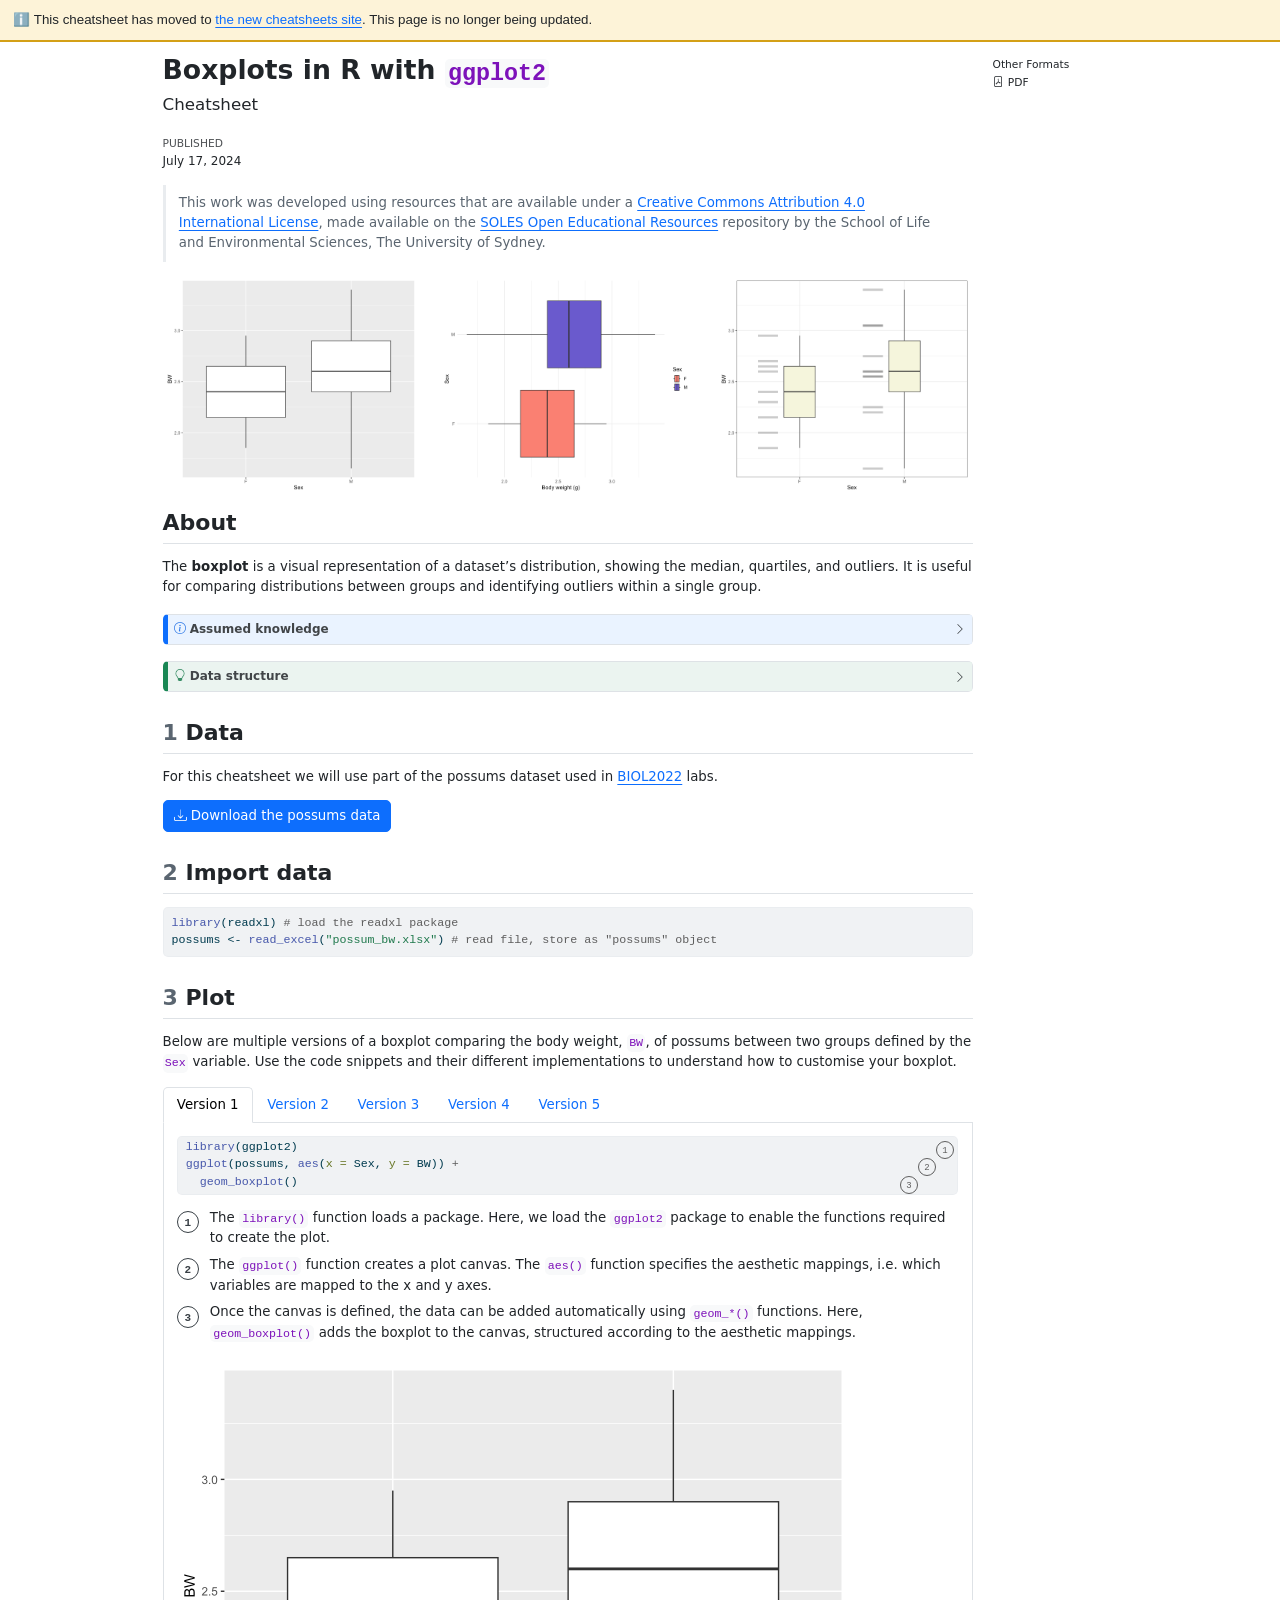
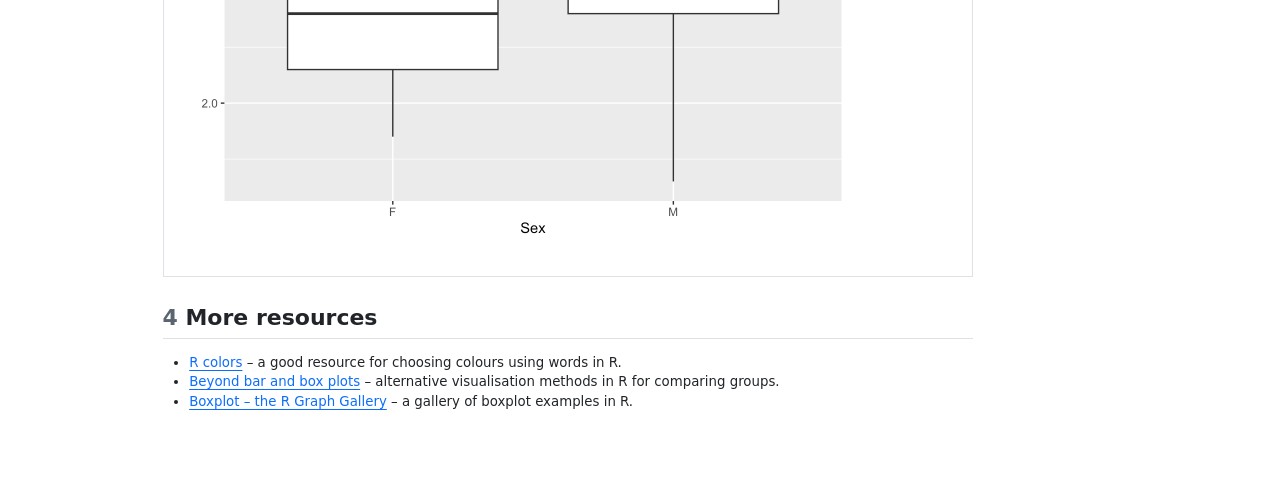
<file: index.html>
<!DOCTYPE html>
<html xmlns="http://www.w3.org/1999/xhtml" lang="en" xml:lang="en"><head>

<meta charset="utf-8">
<meta name="generator" content="quarto-1.5.45">

<meta name="viewport" content="width=device-width, initial-scale=1.0, user-scalable=yes">

<meta name="dcterms.date" content="2024-07-17">

<title>Boxplots in R with ggplot2</title>
<style>
code{white-space: pre-wrap;}
span.smallcaps{font-variant: small-caps;}
div.columns{display: flex; gap: min(4vw, 1.5em);}
div.column{flex: auto; overflow-x: auto;}
div.hanging-indent{margin-left: 1.5em; text-indent: -1.5em;}
ul.task-list{list-style: none;}
ul.task-list li input[type="checkbox"] {
  width: 0.8em;
  margin: 0 0.8em 0.2em -1em; /* quarto-specific, see https://github.com/quarto-dev/quarto-cli/issues/4556 */ 
  vertical-align: middle;
}
/* CSS for syntax highlighting */
pre > code.sourceCode { white-space: pre; position: relative; }
pre > code.sourceCode > span { line-height: 1.25; }
pre > code.sourceCode > span:empty { height: 1.2em; }
.sourceCode { overflow: visible; }
code.sourceCode > span { color: inherit; text-decoration: inherit; }
div.sourceCode { margin: 1em 0; }
pre.sourceCode { margin: 0; }
@media screen {
div.sourceCode { overflow: auto; }
}
@media print {
pre > code.sourceCode { white-space: pre-wrap; }
pre > code.sourceCode > span { display: inline-block; text-indent: -5em; padding-left: 5em; }
}
pre.numberSource code
  { counter-reset: source-line 0; }
pre.numberSource code > span
  { position: relative; left: -4em; counter-increment: source-line; }
pre.numberSource code > span > a:first-child::before
  { content: counter(source-line);
    position: relative; left: -1em; text-align: right; vertical-align: baseline;
    border: none; display: inline-block;
    -webkit-touch-callout: none; -webkit-user-select: none;
    -khtml-user-select: none; -moz-user-select: none;
    -ms-user-select: none; user-select: none;
    padding: 0 4px; width: 4em;
  }
pre.numberSource { margin-left: 3em;  padding-left: 4px; }
div.sourceCode
  {   }
@media screen {
pre > code.sourceCode > span > a:first-child::before { text-decoration: underline; }
}
</style>


<script src="boxplot_files/libs/clipboard/clipboard.min.js"></script>
<script src="boxplot_files/libs/quarto-html/quarto.js"></script>
<script src="boxplot_files/libs/quarto-html/popper.min.js"></script>
<script src="boxplot_files/libs/quarto-html/tippy.umd.min.js"></script>
<script src="boxplot_files/libs/quarto-html/anchor.min.js"></script>
<link href="boxplot_files/libs/quarto-html/tippy.css" rel="stylesheet">
<link href="boxplot_files/libs/quarto-html/quarto-syntax-highlighting.css" rel="stylesheet" class="quarto-color-scheme" id="quarto-text-highlighting-styles">
<link href="boxplot_files/libs/quarto-html/quarto-syntax-highlighting-dark.css" rel="prefetch" class="quarto-color-scheme quarto-color-alternate" id="quarto-text-highlighting-styles">
<script src="boxplot_files/libs/bootstrap/bootstrap.min.js"></script>
<link href="boxplot_files/libs/bootstrap/bootstrap-icons.css" rel="stylesheet">
<link href="boxplot_files/libs/bootstrap/bootstrap.min.css" rel="stylesheet" class="quarto-color-scheme" id="quarto-bootstrap" data-mode="light">
<link href="boxplot_files/libs/bootstrap/bootstrap-dark.min.css" rel="prefetch" class="quarto-color-scheme quarto-color-alternate" id="quarto-bootstrap" data-mode="dark">
<link href="boxplot_files/libs/quarto-contrib/downloadthis-1.9.1/downloadthis.css" rel="stylesheet">


</head>

<body>
<div id="moved-banner" style="position:sticky;top:0;z-index:9999;background:#fdf3d8;border-bottom:2px solid #d4a017;padding:.75rem 1rem;font-family:sans-serif">
  ℹ️ This cheatsheet has moved to
  <a href="https://usyd-soles-edu.github.io/cheatsheets/r/boxplot/">the new cheatsheets site</a>.
  This page is no longer being updated.
</div>


<div id="quarto-content" class="page-columns page-rows-contents page-layout-article">
<div id="quarto-margin-sidebar" class="sidebar margin-sidebar">
<div class="quarto-alternate-formats"><h2>Other Formats</h2><ul><li><a href="boxplot.pdf"><i class="bi bi-file-pdf"></i>PDF</a></li></ul></div></div>
<main class="content" id="quarto-document-content">

<header id="title-block-header" class="quarto-title-block default">
<div class="quarto-title">
<h1 class="title">Boxplots in R with <code>ggplot2</code></h1>
<p class="subtitle lead">Cheatsheet</p>
</div>



<div class="quarto-title-meta">

    
    <div>
    <div class="quarto-title-meta-heading">Published</div>
    <div class="quarto-title-meta-contents">
      <p class="date">July 17, 2024</p>
    </div>
  </div>
  
    
  </div>
  


</header>


<blockquote class="blockquote">
<p>This work was developed using resources that are available under a <a href="https://creativecommons.org/licenses/by/4.0/">Creative Commons Attribution 4.0 International License</a>, made available on the <a href="https://github.com/usyd-soles-edu">SOLES Open Educational Resources</a> repository by the School of Life and Environmental Sciences, The University of Sydney.</p>
</blockquote>
<div>

</div>
<div class="cell quarto-layout-panel" data-layout-ncol="3">
<div class="quarto-layout-row">
<div class="quarto-layout-cell" style="flex-basis: 33.3%;justify-content: center;">
<p><img src="boxplot_files/figure-html/unnamed-chunk-1-1.png" class="img-fluid" width="672"></p>
</div>
<div class="quarto-layout-cell" style="flex-basis: 33.3%;justify-content: center;">
<p><img src="boxplot_files/figure-html/unnamed-chunk-1-2.png" class="img-fluid" width="672"></p>
</div>
<div class="quarto-layout-cell" style="flex-basis: 33.3%;justify-content: center;">
<p><img src="boxplot_files/figure-html/unnamed-chunk-1-3.png" class="img-fluid" width="672"></p>
</div>
</div>
</div>
<section id="about" class="level2 unnumbered">
<h2 class="unnumbered anchored" data-anchor-id="about">About</h2>
<p>The <strong>boxplot</strong> is a visual representation of a dataset’s distribution, showing the median, quartiles, and outliers. It is useful for comparing distributions between groups and identifying outliers within a single group.</p>
<div class="callout callout-style-default callout-note callout-titled">
<div class="callout-header d-flex align-content-center" data-bs-toggle="collapse" data-bs-target=".callout-1-contents" aria-controls="callout-1" aria-expanded="false" aria-label="Toggle callout">
<div class="callout-icon-container">
<i class="callout-icon"></i>
</div>
<div class="callout-title-container flex-fill">
Assumed knowledge
</div>
<div class="callout-btn-toggle d-inline-block border-0 py-1 ps-1 pe-0 float-end"><i class="callout-toggle"></i></div>
</div>
<div id="callout-1" class="callout-1-contents callout-collapse collapse">
<div class="callout-body-container callout-body">
<ul>
<li>You know how to install and load packages in R.</li>
<li>You know how to import data into R.</li>
<li>You recognise data frames and vectors.</li>
</ul>
</div>
</div>
</div>
<div class="callout callout-style-default callout-tip callout-titled">
<div class="callout-header d-flex align-content-center" data-bs-toggle="collapse" data-bs-target=".callout-2-contents" aria-controls="callout-2" aria-expanded="false" aria-label="Toggle callout">
<div class="callout-icon-container">
<i class="callout-icon"></i>
</div>
<div class="callout-title-container flex-fill">
Data structure
</div>
<div class="callout-btn-toggle d-inline-block border-0 py-1 ps-1 pe-0 float-end"><i class="callout-toggle"></i></div>
</div>
<div id="callout-2" class="callout-2-contents callout-collapse collapse">
<div class="callout-body-container callout-body">
<p>Your data should be <strong>structured</strong> in a way that makes it <em>easy</em> to plot. The ideal structure is <strong>long</strong>, i.e.&nbsp;one where each column represents a variable and each row an observation (<a href="#fig-longwide" class="quarto-xref">Figure&nbsp;1</a>). You can either reshape your data in R or <strong>move cells manually</strong> in a spreadsheet program to achieve the desired structure. For boxplots comparing more than one group of data, a <strong>categorical variable</strong> representing the group should be present in the data.</p>
<div id="fig-longwide" class="quarto-float quarto-figure quarto-figure-center anchored">
<figure class="quarto-float quarto-float-fig figure">
<div aria-describedby="fig-longwide-caption-0ceaefa1-69ba-4598-a22c-09a6ac19f8ca">
<img src="longwide.png" class="img-fluid figure-img">
</div>
<figcaption class="quarto-float-caption-bottom quarto-float-caption quarto-float-fig" id="fig-longwide-caption-0ceaefa1-69ba-4598-a22c-09a6ac19f8ca">
Figure&nbsp;1: Long data (left) where each column is a different variable – e.g.&nbsp;<code>Sex</code> is categorical and <code>BW</code> is the measured, continuous response – is preferred over wide data (right), as it makes it easier to manipulate data when plotting.
</figcaption>
</figure>
</div>
</div>
</div>
</div>
</section>
<section id="data" class="level2" data-number="1">
<h2 data-number="1" class="anchored" data-anchor-id="data"><span class="header-section-number">1</span> Data</h2>
<p>For this cheatsheet we will use part of the possums dataset used in <a href="https://www.sydney.edu.au/units/BIOL2022">BIOL2022</a> labs.</p>
<p><a href="#dnldts35632" onclick="fetch('[data-uri]').then(res => res.blob()).then(blob => {
      const downloadURL = window.URL.createObjectURL(blob);
      const a = document.createElement('a');
      document.body.appendChild(a);
      a.href = downloadURL;
      a.download = 'possum_bw.xlsx'; a.click();
      window.URL.revokeObjectURL(downloadURL);
      document.body.removeChild(a);
        });"><button class="btn btn-primary downloadthis  " id="dnldts35632"><i class="bi bi-download"></i> Download the possums data </button></a></p>
</section>
<section id="import-data" class="level2" data-number="2">
<h2 data-number="2" class="anchored" data-anchor-id="import-data"><span class="header-section-number">2</span> Import data</h2>
<div class="cell">
<div class="sourceCode cell-code" id="cb1"><pre class="sourceCode r code-with-copy"><code class="sourceCode r"><span id="cb1-1"><a href="#cb1-1" aria-hidden="true" tabindex="-1"></a><span class="fu">library</span>(readxl) <span class="co"># load the readxl package</span></span>
<span id="cb1-2"><a href="#cb1-2" aria-hidden="true" tabindex="-1"></a>possums <span class="ot">&lt;-</span> <span class="fu">read_excel</span>(<span class="st">"possum_bw.xlsx"</span>) <span class="co"># read file, store as "possums" object</span></span></code><button title="Copy to Clipboard" class="code-copy-button"><i class="bi"></i></button></pre></div>
</div>
</section>
<section id="plot" class="level2" data-number="3">
<h2 data-number="3" class="anchored" data-anchor-id="plot"><span class="header-section-number">3</span> Plot</h2>
<p>Below are multiple versions of a boxplot comparing the body weight, <code>BW</code>, of possums between two groups defined by the <code>Sex</code> variable. Use the code snippets and their different implementations to understand how to customise your boxplot.</p>
<div class="tabset-margin-container"></div><div class="panel-tabset">
<ul class="nav nav-tabs" role="tablist"><li class="nav-item" role="presentation"><a class="nav-link active" id="tabset-1-1-tab" data-bs-toggle="tab" data-bs-target="#tabset-1-1" role="tab" aria-controls="tabset-1-1" aria-selected="true" href="">Version 1</a></li><li class="nav-item" role="presentation"><a class="nav-link" id="tabset-1-2-tab" data-bs-toggle="tab" data-bs-target="#tabset-1-2" role="tab" aria-controls="tabset-1-2" aria-selected="false" href="">Version 2</a></li><li class="nav-item" role="presentation"><a class="nav-link" id="tabset-1-3-tab" data-bs-toggle="tab" data-bs-target="#tabset-1-3" role="tab" aria-controls="tabset-1-3" aria-selected="false" href="">Version 3</a></li><li class="nav-item" role="presentation"><a class="nav-link" id="tabset-1-4-tab" data-bs-toggle="tab" data-bs-target="#tabset-1-4" role="tab" aria-controls="tabset-1-4" aria-selected="false" href="">Version 4</a></li><li class="nav-item" role="presentation"><a class="nav-link" id="tabset-1-5-tab" data-bs-toggle="tab" data-bs-target="#tabset-1-5" role="tab" aria-controls="tabset-1-5" aria-selected="false" href="">Version 5</a></li></ul>
<div class="tab-content">
<div id="tabset-1-1" class="tab-pane active" role="tabpanel" aria-labelledby="tabset-1-1-tab">
<div class="cell">
<div class="sourceCode cell-code" id="annotated-cell-2"><pre class="sourceCode r code-annotation-code code-with-copy code-annotated"><code class="sourceCode r"><a class="code-annotation-anchor" data-target-cell="annotated-cell-2" data-target-annotation="1" onclick="event.preventDefault();" href="">1</a><span id="annotated-cell-2-1" class="code-annotation-target"><a href="#annotated-cell-2-1" aria-hidden="true" tabindex="-1"></a><span class="fu">library</span>(ggplot2)</span>
<a class="code-annotation-anchor" data-target-cell="annotated-cell-2" data-target-annotation="2" onclick="event.preventDefault();" href="">2</a><span id="annotated-cell-2-2" class="code-annotation-target"><a href="#annotated-cell-2-2" aria-hidden="true" tabindex="-1"></a><span class="fu">ggplot</span>(possums, <span class="fu">aes</span>(<span class="at">x =</span> Sex, <span class="at">y =</span> BW)) <span class="sc">+</span></span>
<a class="code-annotation-anchor" data-target-cell="annotated-cell-2" data-target-annotation="3" onclick="event.preventDefault();" href="">3</a><span id="annotated-cell-2-3" class="code-annotation-target"><a href="#annotated-cell-2-3" aria-hidden="true" tabindex="-1"></a>  <span class="fu">geom_boxplot</span>()</span><div class="code-annotation-gutter-bg"></div><div class="code-annotation-gutter"></div></code><button title="Copy to Clipboard" class="code-copy-button"><i class="bi"></i></button></pre></div>
<div class="cell-annotation">
<dl class="code-annotation-container-grid">
<dt data-target-cell="annotated-cell-2" data-target-annotation="1">1</dt>
<dd>
<span data-code-cell="annotated-cell-2" data-code-lines="1" data-code-annotation="1">The <code>library()</code> function loads a package. Here, we load the <code>ggplot2</code> package to enable the functions required to create the plot.</span>
</dd>
<dt data-target-cell="annotated-cell-2" data-target-annotation="2">2</dt>
<dd>
<span data-code-cell="annotated-cell-2" data-code-lines="2" data-code-annotation="2">The <code>ggplot()</code> function creates a plot canvas. The <code>aes()</code> function specifies the aesthetic mappings, i.e.&nbsp;which variables are mapped to the x and y axes.</span>
</dd>
<dt data-target-cell="annotated-cell-2" data-target-annotation="3">3</dt>
<dd>
<span data-code-cell="annotated-cell-2" data-code-lines="3" data-code-annotation="3">Once the canvas is defined, the data can be added automatically using <code>geom_*()</code> functions. Here, <code>geom_boxplot()</code> adds the boxplot to the canvas, structured according to the aesthetic mappings.</span>
</dd>
</dl>
</div>
<div class="cell-output-display">
<div>
<figure class="figure">
<p><img src="boxplot_files/figure-html/unnamed-chunk-3-1.png" class="img-fluid figure-img" width="672"></p>
</figure>
</div>
</div>
</div>
</div>
<div id="tabset-1-2" class="tab-pane" role="tabpanel" aria-labelledby="tabset-1-2-tab">
<div class="cell">
<div class="sourceCode cell-code" id="annotated-cell-3"><pre class="sourceCode r code-annotation-code code-with-copy code-annotated"><code class="sourceCode r"><span id="annotated-cell-3-1"><a href="#annotated-cell-3-1" aria-hidden="true" tabindex="-1"></a><span class="fu">library</span>(ggplot2) </span>
<span id="annotated-cell-3-2"><a href="#annotated-cell-3-2" aria-hidden="true" tabindex="-1"></a><span class="fu">ggplot</span>(possums, <span class="fu">aes</span>(<span class="at">x =</span> Sex, <span class="at">y =</span> BW)) <span class="sc">+</span> </span>
<a class="code-annotation-anchor" data-target-cell="annotated-cell-3" data-target-annotation="1" onclick="event.preventDefault();" href="">1</a><span id="annotated-cell-3-3" class="code-annotation-target"><a href="#annotated-cell-3-3" aria-hidden="true" tabindex="-1"></a>  <span class="fu">geom_boxplot</span>(<span class="at">fill =</span> <span class="st">"slateblue"</span>) <span class="sc">+</span></span>
<a class="code-annotation-anchor" data-target-cell="annotated-cell-3" data-target-annotation="2" onclick="event.preventDefault();" href="">2</a><span id="annotated-cell-3-4" class="code-annotation-target"><a href="#annotated-cell-3-4" aria-hidden="true" tabindex="-1"></a>  <span class="fu">xlab</span>(<span class="st">"Sex"</span>) <span class="sc">+</span></span>
<span id="annotated-cell-3-5"><a href="#annotated-cell-3-5" aria-hidden="true" tabindex="-1"></a>  <span class="fu">ylab</span>(<span class="st">"Body weight (g)"</span>) <span class="sc">+</span> </span>
<a class="code-annotation-anchor" data-target-cell="annotated-cell-3" data-target-annotation="3" onclick="event.preventDefault();" href="">3</a><span id="annotated-cell-3-6" class="code-annotation-target"><a href="#annotated-cell-3-6" aria-hidden="true" tabindex="-1"></a>  <span class="fu">theme_classic</span>()</span><div class="code-annotation-gutter-bg"></div><div class="code-annotation-gutter"></div></code><button title="Copy to Clipboard" class="code-copy-button"><i class="bi"></i></button></pre></div>
<div class="cell-annotation">
<dl class="code-annotation-container-grid">
<dt data-target-cell="annotated-cell-3" data-target-annotation="1">1</dt>
<dd>
<span data-code-cell="annotated-cell-3" data-code-lines="3" data-code-annotation="1">Adding a <code>fill</code> argument to the <code>geom_boxplot()</code> function changes the colour of the boxplot.</span>
</dd>
<dt data-target-cell="annotated-cell-3" data-target-annotation="2">2</dt>
<dd>
<span data-code-cell="annotated-cell-3" data-code-lines="4" data-code-annotation="2"><code>xlab()</code> and <code>ylab()</code> add labels to the x and y axes, respectively.</span>
</dd>
<dt data-target-cell="annotated-cell-3" data-target-annotation="3">3</dt>
<dd>
<span data-code-cell="annotated-cell-3" data-code-lines="6" data-code-annotation="3">An optional step, <code>theme_classic()</code> changes the plot’s appearance without needing to specify complex customisations.</span>
</dd>
</dl>
</div>
<div class="cell-output-display">
<div>
<figure class="figure">
<p><img src="boxplot_files/figure-html/unnamed-chunk-4-1.png" class="img-fluid figure-img" width="672"></p>
</figure>
</div>
</div>
</div>
</div>
<div id="tabset-1-3" class="tab-pane" role="tabpanel" aria-labelledby="tabset-1-3-tab">
<div class="cell">
<div class="sourceCode cell-code" id="annotated-cell-4"><pre class="sourceCode r code-annotation-code code-with-copy code-annotated"><code class="sourceCode r"><span id="annotated-cell-4-1"><a href="#annotated-cell-4-1" aria-hidden="true" tabindex="-1"></a><span class="fu">library</span>(ggplot2) </span>
<a class="code-annotation-anchor" data-target-cell="annotated-cell-4" data-target-annotation="1" onclick="event.preventDefault();" href="">1</a><span id="annotated-cell-4-2" class="code-annotation-target"><a href="#annotated-cell-4-2" aria-hidden="true" tabindex="-1"></a><span class="fu">ggplot</span>(possums, <span class="fu">aes</span>(<span class="at">x =</span> BW, <span class="at">y =</span> Sex, <span class="at">fill =</span> Sex)) <span class="sc">+</span></span>
<span id="annotated-cell-4-3"><a href="#annotated-cell-4-3" aria-hidden="true" tabindex="-1"></a>  <span class="fu">geom_boxplot</span>() <span class="sc">+</span></span>
<span id="annotated-cell-4-4"><a href="#annotated-cell-4-4" aria-hidden="true" tabindex="-1"></a>  <span class="fu">xlab</span>(<span class="st">"Body weight (g)"</span>) <span class="sc">+</span> </span>
<span id="annotated-cell-4-5"><a href="#annotated-cell-4-5" aria-hidden="true" tabindex="-1"></a>  <span class="fu">ylab</span>(<span class="st">"Sex"</span>) <span class="sc">+</span> </span>
<span id="annotated-cell-4-6"><a href="#annotated-cell-4-6" aria-hidden="true" tabindex="-1"></a>  <span class="fu">theme_minimal</span>() <span class="sc">+</span> </span>
<a class="code-annotation-anchor" data-target-cell="annotated-cell-4" data-target-annotation="2" onclick="event.preventDefault();" href="">2</a><span id="annotated-cell-4-7" class="code-annotation-target"><a href="#annotated-cell-4-7" aria-hidden="true" tabindex="-1"></a>  <span class="fu">scale_fill_manual</span>(<span class="at">values =</span> <span class="fu">c</span>(<span class="st">"salmon"</span>, <span class="st">"slateblue"</span>))</span><div class="code-annotation-gutter-bg"></div><div class="code-annotation-gutter"></div></code><button title="Copy to Clipboard" class="code-copy-button"><i class="bi"></i></button></pre></div>
<div class="cell-annotation">
<dl class="code-annotation-container-grid">
<dt data-target-cell="annotated-cell-4" data-target-annotation="1">1</dt>
<dd>
<span data-code-cell="annotated-cell-4" data-code-lines="2" data-code-annotation="1">The <code>Sex</code> variable is mapped to the y-axis and the <code>BW</code> variable to the x-axis. The <code>fill</code> aesthetic is used to colour the boxplots by the <code>Sex</code> variable.</span>
</dd>
<dt data-target-cell="annotated-cell-4" data-target-annotation="2">2</dt>
<dd>
<span data-code-cell="annotated-cell-4" data-code-lines="7" data-code-annotation="2">The <code>scale_fill_manual()</code> function allows you to manually set the colours of the boxplots defined by the <code>fill</code> aesthetic in the <code>aes()</code> function above. There must be one colour for each level of the <code>Sex</code> variable.</span>
</dd>
</dl>
</div>
<div class="cell-output-display">
<div>
<figure class="figure">
<p><img src="boxplot_files/figure-html/unnamed-chunk-5-1.png" class="img-fluid figure-img" width="672"></p>
</figure>
</div>
</div>
</div>
</div>
<div id="tabset-1-4" class="tab-pane" role="tabpanel" aria-labelledby="tabset-1-4-tab">
<div class="cell">
<div class="sourceCode cell-code" id="annotated-cell-5"><pre class="sourceCode r code-annotation-code code-with-copy code-annotated"><code class="sourceCode r"><span id="annotated-cell-5-1"><a href="#annotated-cell-5-1" aria-hidden="true" tabindex="-1"></a><span class="fu">library</span>(ggplot2) </span>
<span id="annotated-cell-5-2"><a href="#annotated-cell-5-2" aria-hidden="true" tabindex="-1"></a><span class="fu">ggplot</span>(possums) <span class="sc">+</span></span>
<a class="code-annotation-anchor" data-target-cell="annotated-cell-5" data-target-annotation="1" onclick="event.preventDefault();" href="">1</a><span id="annotated-cell-5-3" class="code-annotation-target"><a href="#annotated-cell-5-3" aria-hidden="true" tabindex="-1"></a>  <span class="fu">aes</span>(<span class="at">x =</span> Sex, <span class="at">y =</span> BW) <span class="sc">+</span></span>
<a class="code-annotation-anchor" data-target-cell="annotated-cell-5" data-target-annotation="2" onclick="event.preventDefault();" href="">2</a><span id="annotated-cell-5-4" class="code-annotation-target"><a href="#annotated-cell-5-4" aria-hidden="true" tabindex="-1"></a>  <span class="fu">geom_boxplot</span>(<span class="at">width =</span> .<span class="dv">3</span>, <span class="at">fill =</span> <span class="st">"beige"</span>) <span class="sc">+</span></span>
<a class="code-annotation-anchor" data-target-cell="annotated-cell-5" data-target-annotation="3" onclick="event.preventDefault();" href="">3</a><span id="annotated-cell-5-5" class="code-annotation-target"><a href="#annotated-cell-5-5" aria-hidden="true" tabindex="-1"></a>  <span class="fu">geom_point</span>(</span>
<a class="code-annotation-anchor" data-target-cell="annotated-cell-5" data-target-annotation="4" onclick="event.preventDefault();" href="">4</a><span id="annotated-cell-5-6" class="code-annotation-target"><a href="#annotated-cell-5-6" aria-hidden="true" tabindex="-1"></a>    <span class="at">position =</span> <span class="fu">position_nudge</span>(<span class="at">x =</span> <span class="sc">-</span>.<span class="dv">3</span>),</span>
<a class="code-annotation-anchor" data-target-cell="annotated-cell-5" data-target-annotation="5" onclick="event.preventDefault();" href="">5</a><span id="annotated-cell-5-7" class="code-annotation-target"><a href="#annotated-cell-5-7" aria-hidden="true" tabindex="-1"></a>    <span class="at">shape =</span> <span class="dv">95</span>, <span class="at">size =</span> <span class="dv">24</span>, <span class="at">alpha =</span> .<span class="dv">25</span></span>
<span id="annotated-cell-5-8"><a href="#annotated-cell-5-8" aria-hidden="true" tabindex="-1"></a>  ) <span class="sc">+</span></span>
<span id="annotated-cell-5-9"><a href="#annotated-cell-5-9" aria-hidden="true" tabindex="-1"></a>  <span class="fu">theme_bw</span>()</span><div class="code-annotation-gutter-bg"></div><div class="code-annotation-gutter"></div></code><button title="Copy to Clipboard" class="code-copy-button"><i class="bi"></i></button></pre></div>
<div class="cell-annotation">
<dl class="code-annotation-container-grid">
<dt data-target-cell="annotated-cell-5" data-target-annotation="1">1</dt>
<dd>
<span data-code-cell="annotated-cell-5" data-code-lines="3" data-code-annotation="1">The <code>aes()</code> function is placed outside the <code>ggplot()</code> function, allowing the aesthetic mappings to be used across multiple <code>geom_*()</code> functions.</span>
</dd>
<dt data-target-cell="annotated-cell-5" data-target-annotation="2">2</dt>
<dd>
<span data-code-cell="annotated-cell-5" data-code-lines="4" data-code-annotation="2"><code>geom_boxplot()</code> can be customised further using the <code>width</code> argument to change the width of the boxplots.</span>
</dd>
<dt data-target-cell="annotated-cell-5" data-target-annotation="3">3</dt>
<dd>
<span data-code-cell="annotated-cell-5" data-code-lines="5" data-code-annotation="3"><code>geom_point()</code> adds points to the plot.</span>
</dd>
<dt data-target-cell="annotated-cell-5" data-target-annotation="4">4</dt>
<dd>
<span data-code-cell="annotated-cell-5" data-code-lines="6" data-code-annotation="4">The <code>position_nudge()</code> function moves the points to the left of the boxplots by -0.3 units.</span>
</dd>
<dt data-target-cell="annotated-cell-5" data-target-annotation="5">5</dt>
<dd>
<span data-code-cell="annotated-cell-5" data-code-lines="7" data-code-annotation="5">The <code>shape</code>, <code>size</code>, and <code>alpha</code> arguments customise the appearance of the points, resulting in a different visual representation of the data “points”.</span>
</dd>
</dl>
</div>
<div class="cell-output-display">
<div>
<figure class="figure">
<p><img src="boxplot_files/figure-html/unnamed-chunk-6-1.png" class="img-fluid figure-img" width="672"></p>
</figure>
</div>
</div>
</div>
</div>
<div id="tabset-1-5" class="tab-pane" role="tabpanel" aria-labelledby="tabset-1-5-tab">
<div class="cell">
<div class="sourceCode cell-code" id="annotated-cell-6"><pre class="sourceCode r code-annotation-code code-with-copy code-annotated"><code class="sourceCode r"><span id="annotated-cell-6-1"><a href="#annotated-cell-6-1" aria-hidden="true" tabindex="-1"></a><span class="fu">library</span>(ggplot2) </span>
<span id="annotated-cell-6-2"><a href="#annotated-cell-6-2" aria-hidden="true" tabindex="-1"></a>plot1 <span class="ot">&lt;-</span> </span>
<span id="annotated-cell-6-3"><a href="#annotated-cell-6-3" aria-hidden="true" tabindex="-1"></a>  <span class="fu">ggplot</span>(possums) <span class="sc">+</span></span>
<a class="code-annotation-anchor" data-target-cell="annotated-cell-6" data-target-annotation="1" onclick="event.preventDefault();" href="">1</a><span id="annotated-cell-6-4" class="code-annotation-target"><a href="#annotated-cell-6-4" aria-hidden="true" tabindex="-1"></a>  <span class="fu">aes</span>(<span class="at">x =</span> Sex, <span class="at">y =</span> BW)</span>
<span id="annotated-cell-6-5"><a href="#annotated-cell-6-5" aria-hidden="true" tabindex="-1"></a></span>
<a class="code-annotation-anchor" data-target-cell="annotated-cell-6" data-target-annotation="2" onclick="event.preventDefault();" href="">2</a><span id="annotated-cell-6-6" class="code-annotation-target"><a href="#annotated-cell-6-6" aria-hidden="true" tabindex="-1"></a>plot1 <span class="sc">+</span></span>
<span id="annotated-cell-6-7"><a href="#annotated-cell-6-7" aria-hidden="true" tabindex="-1"></a>  <span class="fu">geom_boxplot</span>() <span class="sc">+</span></span>
<span id="annotated-cell-6-8"><a href="#annotated-cell-6-8" aria-hidden="true" tabindex="-1"></a>  <span class="fu">geom_point</span>(</span>
<a class="code-annotation-anchor" data-target-cell="annotated-cell-6" data-target-annotation="3" onclick="event.preventDefault();" href="">3</a><span id="annotated-cell-6-9" class="code-annotation-target"><a href="#annotated-cell-6-9" aria-hidden="true" tabindex="-1"></a>    <span class="at">position =</span> <span class="fu">position_jitter</span>(<span class="at">width =</span> .<span class="dv">05</span>, <span class="at">seed =</span> <span class="dv">0</span>),</span>
<span id="annotated-cell-6-10"><a href="#annotated-cell-6-10" aria-hidden="true" tabindex="-1"></a>    <span class="at">size =</span> <span class="dv">4</span>, <span class="at">alpha =</span> .<span class="dv">5</span>,</span>
<span id="annotated-cell-6-11"><a href="#annotated-cell-6-11" aria-hidden="true" tabindex="-1"></a>    <span class="at">colour =</span> <span class="st">"firebrick"</span></span>
<span id="annotated-cell-6-12"><a href="#annotated-cell-6-12" aria-hidden="true" tabindex="-1"></a>  ) <span class="sc">+</span></span>
<span id="annotated-cell-6-13"><a href="#annotated-cell-6-13" aria-hidden="true" tabindex="-1"></a>  <span class="fu">theme_classic</span>()</span><div class="code-annotation-gutter-bg"></div><div class="code-annotation-gutter"></div></code><button title="Copy to Clipboard" class="code-copy-button"><i class="bi"></i></button></pre></div>
<div class="cell-annotation">
<dl class="code-annotation-container-grid">
<dt data-target-cell="annotated-cell-6" data-target-annotation="1">1</dt>
<dd>
<span data-code-cell="annotated-cell-6" data-code-lines="4" data-code-annotation="1">It is possible to save current work on a plot for later use by assigning it to an object, e.g.&nbsp;<code>plot1</code>.</span>
</dd>
<dt data-target-cell="annotated-cell-6" data-target-annotation="2">2</dt>
<dd>
<span data-code-cell="annotated-cell-6" data-code-lines="6" data-code-annotation="2">To continue working on the plot, use the <code>+</code> operator on the saved object and continue adding layers.</span>
</dd>
<dt data-target-cell="annotated-cell-6" data-target-annotation="3">3</dt>
<dd>
<span data-code-cell="annotated-cell-6" data-code-lines="9" data-code-annotation="3">The <code>position_jitter()</code> function adds a small amount of random noise to the points, preventing them from overlapping. The <code>seed</code> argument ensures the noise is consistent across multiple plots.</span>
</dd>
</dl>
</div>
<div class="cell-output-display">
<div>
<figure class="figure">
<p><img src="boxplot_files/figure-html/unnamed-chunk-7-1.png" class="img-fluid figure-img" width="672"></p>
</figure>
</div>
</div>
</div>
</div>
</div>
</div>
</section>
<section id="more-resources" class="level2" data-number="4">
<h2 data-number="4" class="anchored" data-anchor-id="more-resources"><span class="header-section-number">4</span> More resources</h2>
<ul>
<li><a href="http://www.stat.columbia.edu/~tzheng/files/Rcolor.pdf">R colors</a> – a good resource for choosing colours using words in R.</li>
<li><a href="https://z3tt.github.io/beyond-bar-and-box-plots/">Beyond bar and box plots</a> – alternative visualisation methods in R for comparing groups.</li>
<li><a href="https://r-graph-gallery.com/boxplot.html">Boxplot – the R Graph Gallery</a> – a gallery of boxplot examples in R.</li>
</ul>
</section>

</main>
<!-- /main column -->
<script id="quarto-html-after-body" type="application/javascript">
window.document.addEventListener("DOMContentLoaded", function (event) {
  const toggleBodyColorMode = (bsSheetEl) => {
    const mode = bsSheetEl.getAttribute("data-mode");
    const bodyEl = window.document.querySelector("body");
    if (mode === "dark") {
      bodyEl.classList.add("quarto-dark");
      bodyEl.classList.remove("quarto-light");
    } else {
      bodyEl.classList.add("quarto-light");
      bodyEl.classList.remove("quarto-dark");
    }
  }
  const toggleBodyColorPrimary = () => {
    const bsSheetEl = window.document.querySelector("link#quarto-bootstrap");
    if (bsSheetEl) {
      toggleBodyColorMode(bsSheetEl);
    }
  }
  toggleBodyColorPrimary();  
  const disableStylesheet = (stylesheets) => {
    for (let i=0; i < stylesheets.length; i++) {
      const stylesheet = stylesheets[i];
      stylesheet.rel = 'prefetch';
    }
  }
  const enableStylesheet = (stylesheets) => {
    for (let i=0; i < stylesheets.length; i++) {
      const stylesheet = stylesheets[i];
      stylesheet.rel = 'stylesheet';
    }
  }
  const manageTransitions = (selector, allowTransitions) => {
    const els = window.document.querySelectorAll(selector);
    for (let i=0; i < els.length; i++) {
      const el = els[i];
      if (allowTransitions) {
        el.classList.remove('notransition');
      } else {
        el.classList.add('notransition');
      }
    }
  }
  const toggleGiscusIfUsed = (isAlternate, darkModeDefault) => {
    const baseTheme = document.querySelector('#giscus-base-theme')?.value ?? 'light';
    const alternateTheme = document.querySelector('#giscus-alt-theme')?.value ?? 'dark';
    let newTheme = '';
    if(darkModeDefault) {
      newTheme = isAlternate ? baseTheme : alternateTheme;
    } else {
      newTheme = isAlternate ? alternateTheme : baseTheme;
    }
    const changeGiscusTheme = () => {
      // From: https://github.com/giscus/giscus/issues/336
      const sendMessage = (message) => {
        const iframe = document.querySelector('iframe.giscus-frame');
        if (!iframe) return;
        iframe.contentWindow.postMessage({ giscus: message }, 'https://giscus.app');
      }
      sendMessage({
        setConfig: {
          theme: newTheme
        }
      });
    }
    const isGiscussLoaded = window.document.querySelector('iframe.giscus-frame') !== null;
    if (isGiscussLoaded) {
      changeGiscusTheme();
    }
  }
  const toggleColorMode = (alternate) => {
    // Switch the stylesheets
    const alternateStylesheets = window.document.querySelectorAll('link.quarto-color-scheme.quarto-color-alternate');
    manageTransitions('#quarto-margin-sidebar .nav-link', false);
    if (alternate) {
      enableStylesheet(alternateStylesheets);
      for (const sheetNode of alternateStylesheets) {
        if (sheetNode.id === "quarto-bootstrap") {
          toggleBodyColorMode(sheetNode);
        }
      }
    } else {
      disableStylesheet(alternateStylesheets);
      toggleBodyColorPrimary();
    }
    manageTransitions('#quarto-margin-sidebar .nav-link', true);
    // Switch the toggles
    const toggles = window.document.querySelectorAll('.quarto-color-scheme-toggle');
    for (let i=0; i < toggles.length; i++) {
      const toggle = toggles[i];
      if (toggle) {
        if (alternate) {
          toggle.classList.add("alternate");     
        } else {
          toggle.classList.remove("alternate");
        }
      }
    }
    // Hack to workaround the fact that safari doesn't
    // properly recolor the scrollbar when toggling (#1455)
    if (navigator.userAgent.indexOf('Safari') > 0 && navigator.userAgent.indexOf('Chrome') == -1) {
      manageTransitions("body", false);
      window.scrollTo(0, 1);
      setTimeout(() => {
        window.scrollTo(0, 0);
        manageTransitions("body", true);
      }, 40);  
    }
  }
  const isFileUrl = () => { 
    return window.location.protocol === 'file:';
  }
  const hasAlternateSentinel = () => {  
    let styleSentinel = getColorSchemeSentinel();
    if (styleSentinel !== null) {
      return styleSentinel === "alternate";
    } else {
      return false;
    }
  }
  const setStyleSentinel = (alternate) => {
    const value = alternate ? "alternate" : "default";
    if (!isFileUrl()) {
      window.localStorage.setItem("quarto-color-scheme", value);
    } else {
      localAlternateSentinel = value;
    }
  }
  const getColorSchemeSentinel = () => {
    if (!isFileUrl()) {
      const storageValue = window.localStorage.getItem("quarto-color-scheme");
      return storageValue != null ? storageValue : localAlternateSentinel;
    } else {
      return localAlternateSentinel;
    }
  }
  const darkModeDefault = false;
  let localAlternateSentinel = darkModeDefault ? 'alternate' : 'default';
  // Dark / light mode switch
  window.quartoToggleColorScheme = () => {
    // Read the current dark / light value 
    let toAlternate = !hasAlternateSentinel();
    toggleColorMode(toAlternate);
    setStyleSentinel(toAlternate);
    toggleGiscusIfUsed(toAlternate, darkModeDefault);
  };
  // Ensure there is a toggle, if there isn't float one in the top right
  if (window.document.querySelector('.quarto-color-scheme-toggle') === null) {
    const a = window.document.createElement('a');
    a.classList.add('top-right');
    a.classList.add('quarto-color-scheme-toggle');
    a.href = "";
    a.onclick = function() { try { window.quartoToggleColorScheme(); } catch {} return false; };
    const i = window.document.createElement("i");
    i.classList.add('bi');
    a.appendChild(i);
    window.document.body.appendChild(a);
  }
  // Switch to dark mode if need be
  if (hasAlternateSentinel()) {
    toggleColorMode(true);
  } else {
    toggleColorMode(false);
  }
  const icon = "";
  const anchorJS = new window.AnchorJS();
  anchorJS.options = {
    placement: 'right',
    icon: icon
  };
  anchorJS.add('.anchored');
  const isCodeAnnotation = (el) => {
    for (const clz of el.classList) {
      if (clz.startsWith('code-annotation-')) {                     
        return true;
      }
    }
    return false;
  }
  const onCopySuccess = function(e) {
    // button target
    const button = e.trigger;
    // don't keep focus
    button.blur();
    // flash "checked"
    button.classList.add('code-copy-button-checked');
    var currentTitle = button.getAttribute("title");
    button.setAttribute("title", "Copied!");
    let tooltip;
    if (window.bootstrap) {
      button.setAttribute("data-bs-toggle", "tooltip");
      button.setAttribute("data-bs-placement", "left");
      button.setAttribute("data-bs-title", "Copied!");
      tooltip = new bootstrap.Tooltip(button, 
        { trigger: "manual", 
          customClass: "code-copy-button-tooltip",
          offset: [0, -8]});
      tooltip.show();    
    }
    setTimeout(function() {
      if (tooltip) {
        tooltip.hide();
        button.removeAttribute("data-bs-title");
        button.removeAttribute("data-bs-toggle");
        button.removeAttribute("data-bs-placement");
      }
      button.setAttribute("title", currentTitle);
      button.classList.remove('code-copy-button-checked');
    }, 1000);
    // clear code selection
    e.clearSelection();
  }
  const getTextToCopy = function(trigger) {
      const codeEl = trigger.previousElementSibling.cloneNode(true);
      for (const childEl of codeEl.children) {
        if (isCodeAnnotation(childEl)) {
          childEl.remove();
        }
      }
      return codeEl.innerText;
  }
  const clipboard = new window.ClipboardJS('.code-copy-button:not([data-in-quarto-modal])', {
    text: getTextToCopy
  });
  clipboard.on('success', onCopySuccess);
  if (window.document.getElementById('quarto-embedded-source-code-modal')) {
    // For code content inside modals, clipBoardJS needs to be initialized with a container option
    // TODO: Check when it could be a function (https://github.com/zenorocha/clipboard.js/issues/860)
    const clipboardModal = new window.ClipboardJS('.code-copy-button[data-in-quarto-modal]', {
      text: getTextToCopy,
      container: window.document.getElementById('quarto-embedded-source-code-modal')
    });
    clipboardModal.on('success', onCopySuccess);
  }
    var localhostRegex = new RegExp(/^(?:http|https):\/\/localhost\:?[0-9]*\//);
    var mailtoRegex = new RegExp(/^mailto:/);
      var filterRegex = new RegExp('/' + window.location.host + '/');
    var isInternal = (href) => {
        return filterRegex.test(href) || localhostRegex.test(href) || mailtoRegex.test(href);
    }
    // Inspect non-navigation links and adorn them if external
 	var links = window.document.querySelectorAll('a[href]:not(.nav-link):not(.navbar-brand):not(.toc-action):not(.sidebar-link):not(.sidebar-item-toggle):not(.pagination-link):not(.no-external):not([aria-hidden]):not(.dropdown-item):not(.quarto-navigation-tool):not(.about-link)');
    for (var i=0; i<links.length; i++) {
      const link = links[i];
      if (!isInternal(link.href)) {
        // undo the damage that might have been done by quarto-nav.js in the case of
        // links that we want to consider external
        if (link.dataset.originalHref !== undefined) {
          link.href = link.dataset.originalHref;
        }
      }
    }
  function tippyHover(el, contentFn, onTriggerFn, onUntriggerFn) {
    const config = {
      allowHTML: true,
      maxWidth: 500,
      delay: 100,
      arrow: false,
      appendTo: function(el) {
          return el.parentElement;
      },
      interactive: true,
      interactiveBorder: 10,
      theme: 'quarto',
      placement: 'bottom-start',
    };
    if (contentFn) {
      config.content = contentFn;
    }
    if (onTriggerFn) {
      config.onTrigger = onTriggerFn;
    }
    if (onUntriggerFn) {
      config.onUntrigger = onUntriggerFn;
    }
    window.tippy(el, config); 
  }
  const noterefs = window.document.querySelectorAll('a[role="doc-noteref"]');
  for (var i=0; i<noterefs.length; i++) {
    const ref = noterefs[i];
    tippyHover(ref, function() {
      // use id or data attribute instead here
      let href = ref.getAttribute('data-footnote-href') || ref.getAttribute('href');
      try { href = new URL(href).hash; } catch {}
      const id = href.replace(/^#\/?/, "");
      const note = window.document.getElementById(id);
      if (note) {
        return note.innerHTML;
      } else {
        return "";
      }
    });
  }
  const xrefs = window.document.querySelectorAll('a.quarto-xref');
  const processXRef = (id, note) => {
    // Strip column container classes
    const stripColumnClz = (el) => {
      el.classList.remove("page-full", "page-columns");
      if (el.children) {
        for (const child of el.children) {
          stripColumnClz(child);
        }
      }
    }
    stripColumnClz(note)
    if (id === null || id.startsWith('sec-')) {
      // Special case sections, only their first couple elements
      const container = document.createElement("div");
      if (note.children && note.children.length > 2) {
        container.appendChild(note.children[0].cloneNode(true));
        for (let i = 1; i < note.children.length; i++) {
          const child = note.children[i];
          if (child.tagName === "P" && child.innerText === "") {
            continue;
          } else {
            container.appendChild(child.cloneNode(true));
            break;
          }
        }
        if (window.Quarto?.typesetMath) {
          window.Quarto.typesetMath(container);
        }
        return container.innerHTML
      } else {
        if (window.Quarto?.typesetMath) {
          window.Quarto.typesetMath(note);
        }
        return note.innerHTML;
      }
    } else {
      // Remove any anchor links if they are present
      const anchorLink = note.querySelector('a.anchorjs-link');
      if (anchorLink) {
        anchorLink.remove();
      }
      if (window.Quarto?.typesetMath) {
        window.Quarto.typesetMath(note);
      }
      // TODO in 1.5, we should make sure this works without a callout special case
      if (note.classList.contains("callout")) {
        return note.outerHTML;
      } else {
        return note.innerHTML;
      }
    }
  }
  for (var i=0; i<xrefs.length; i++) {
    const xref = xrefs[i];
    tippyHover(xref, undefined, function(instance) {
      instance.disable();
      let url = xref.getAttribute('href');
      let hash = undefined; 
      if (url.startsWith('#')) {
        hash = url;
      } else {
        try { hash = new URL(url).hash; } catch {}
      }
      if (hash) {
        const id = hash.replace(/^#\/?/, "");
        const note = window.document.getElementById(id);
        if (note !== null) {
          try {
            const html = processXRef(id, note.cloneNode(true));
            instance.setContent(html);
          } finally {
            instance.enable();
            instance.show();
          }
        } else {
          // See if we can fetch this
          fetch(url.split('#')[0])
          .then(res => res.text())
          .then(html => {
            const parser = new DOMParser();
            const htmlDoc = parser.parseFromString(html, "text/html");
            const note = htmlDoc.getElementById(id);
            if (note !== null) {
              const html = processXRef(id, note);
              instance.setContent(html);
            } 
          }).finally(() => {
            instance.enable();
            instance.show();
          });
        }
      } else {
        // See if we can fetch a full url (with no hash to target)
        // This is a special case and we should probably do some content thinning / targeting
        fetch(url)
        .then(res => res.text())
        .then(html => {
          const parser = new DOMParser();
          const htmlDoc = parser.parseFromString(html, "text/html");
          const note = htmlDoc.querySelector('main.content');
          if (note !== null) {
            // This should only happen for chapter cross references
            // (since there is no id in the URL)
            // remove the first header
            if (note.children.length > 0 && note.children[0].tagName === "HEADER") {
              note.children[0].remove();
            }
            const html = processXRef(null, note);
            instance.setContent(html);
          } 
        }).finally(() => {
          instance.enable();
          instance.show();
        });
      }
    }, function(instance) {
    });
  }
      let selectedAnnoteEl;
      const selectorForAnnotation = ( cell, annotation) => {
        let cellAttr = 'data-code-cell="' + cell + '"';
        let lineAttr = 'data-code-annotation="' +  annotation + '"';
        const selector = 'span[' + cellAttr + '][' + lineAttr + ']';
        return selector;
      }
      const selectCodeLines = (annoteEl) => {
        const doc = window.document;
        const targetCell = annoteEl.getAttribute("data-target-cell");
        const targetAnnotation = annoteEl.getAttribute("data-target-annotation");
        const annoteSpan = window.document.querySelector(selectorForAnnotation(targetCell, targetAnnotation));
        const lines = annoteSpan.getAttribute("data-code-lines").split(",");
        const lineIds = lines.map((line) => {
          return targetCell + "-" + line;
        })
        let top = null;
        let height = null;
        let parent = null;
        if (lineIds.length > 0) {
            //compute the position of the single el (top and bottom and make a div)
            const el = window.document.getElementById(lineIds[0]);
            top = el.offsetTop;
            height = el.offsetHeight;
            parent = el.parentElement.parentElement;
          if (lineIds.length > 1) {
            const lastEl = window.document.getElementById(lineIds[lineIds.length - 1]);
            const bottom = lastEl.offsetTop + lastEl.offsetHeight;
            height = bottom - top;
          }
          if (top !== null && height !== null && parent !== null) {
            // cook up a div (if necessary) and position it 
            let div = window.document.getElementById("code-annotation-line-highlight");
            if (div === null) {
              div = window.document.createElement("div");
              div.setAttribute("id", "code-annotation-line-highlight");
              div.style.position = 'absolute';
              parent.appendChild(div);
            }
            div.style.top = top - 2 + "px";
            div.style.height = height + 4 + "px";
            div.style.left = 0;
            let gutterDiv = window.document.getElementById("code-annotation-line-highlight-gutter");
            if (gutterDiv === null) {
              gutterDiv = window.document.createElement("div");
              gutterDiv.setAttribute("id", "code-annotation-line-highlight-gutter");
              gutterDiv.style.position = 'absolute';
              const codeCell = window.document.getElementById(targetCell);
              const gutter = codeCell.querySelector('.code-annotation-gutter');
              gutter.appendChild(gutterDiv);
            }
            gutterDiv.style.top = top - 2 + "px";
            gutterDiv.style.height = height + 4 + "px";
          }
          selectedAnnoteEl = annoteEl;
        }
      };
      const unselectCodeLines = () => {
        const elementsIds = ["code-annotation-line-highlight", "code-annotation-line-highlight-gutter"];
        elementsIds.forEach((elId) => {
          const div = window.document.getElementById(elId);
          if (div) {
            div.remove();
          }
        });
        selectedAnnoteEl = undefined;
      };
        // Handle positioning of the toggle
    window.addEventListener(
      "resize",
      throttle(() => {
        elRect = undefined;
        if (selectedAnnoteEl) {
          selectCodeLines(selectedAnnoteEl);
        }
      }, 10)
    );
    function throttle(fn, ms) {
    let throttle = false;
    let timer;
      return (...args) => {
        if(!throttle) { // first call gets through
            fn.apply(this, args);
            throttle = true;
        } else { // all the others get throttled
            if(timer) clearTimeout(timer); // cancel #2
            timer = setTimeout(() => {
              fn.apply(this, args);
              timer = throttle = false;
            }, ms);
        }
      };
    }
      // Attach click handler to the DT
      const annoteDls = window.document.querySelectorAll('dt[data-target-cell]');
      for (const annoteDlNode of annoteDls) {
        annoteDlNode.addEventListener('click', (event) => {
          const clickedEl = event.target;
          if (clickedEl !== selectedAnnoteEl) {
            unselectCodeLines();
            const activeEl = window.document.querySelector('dt[data-target-cell].code-annotation-active');
            if (activeEl) {
              activeEl.classList.remove('code-annotation-active');
            }
            selectCodeLines(clickedEl);
            clickedEl.classList.add('code-annotation-active');
          } else {
            // Unselect the line
            unselectCodeLines();
            clickedEl.classList.remove('code-annotation-active');
          }
        });
      }
  const findCites = (el) => {
    const parentEl = el.parentElement;
    if (parentEl) {
      const cites = parentEl.dataset.cites;
      if (cites) {
        return {
          el,
          cites: cites.split(' ')
        };
      } else {
        return findCites(el.parentElement)
      }
    } else {
      return undefined;
    }
  };
  var bibliorefs = window.document.querySelectorAll('a[role="doc-biblioref"]');
  for (var i=0; i<bibliorefs.length; i++) {
    const ref = bibliorefs[i];
    const citeInfo = findCites(ref);
    if (citeInfo) {
      tippyHover(citeInfo.el, function() {
        var popup = window.document.createElement('div');
        citeInfo.cites.forEach(function(cite) {
          var citeDiv = window.document.createElement('div');
          citeDiv.classList.add('hanging-indent');
          citeDiv.classList.add('csl-entry');
          var biblioDiv = window.document.getElementById('ref-' + cite);
          if (biblioDiv) {
            citeDiv.innerHTML = biblioDiv.innerHTML;
          }
          popup.appendChild(citeDiv);
        });
        return popup.innerHTML;
      });
    }
  }
});
</script>
</div> <!-- /content -->




</body></html>
</file>
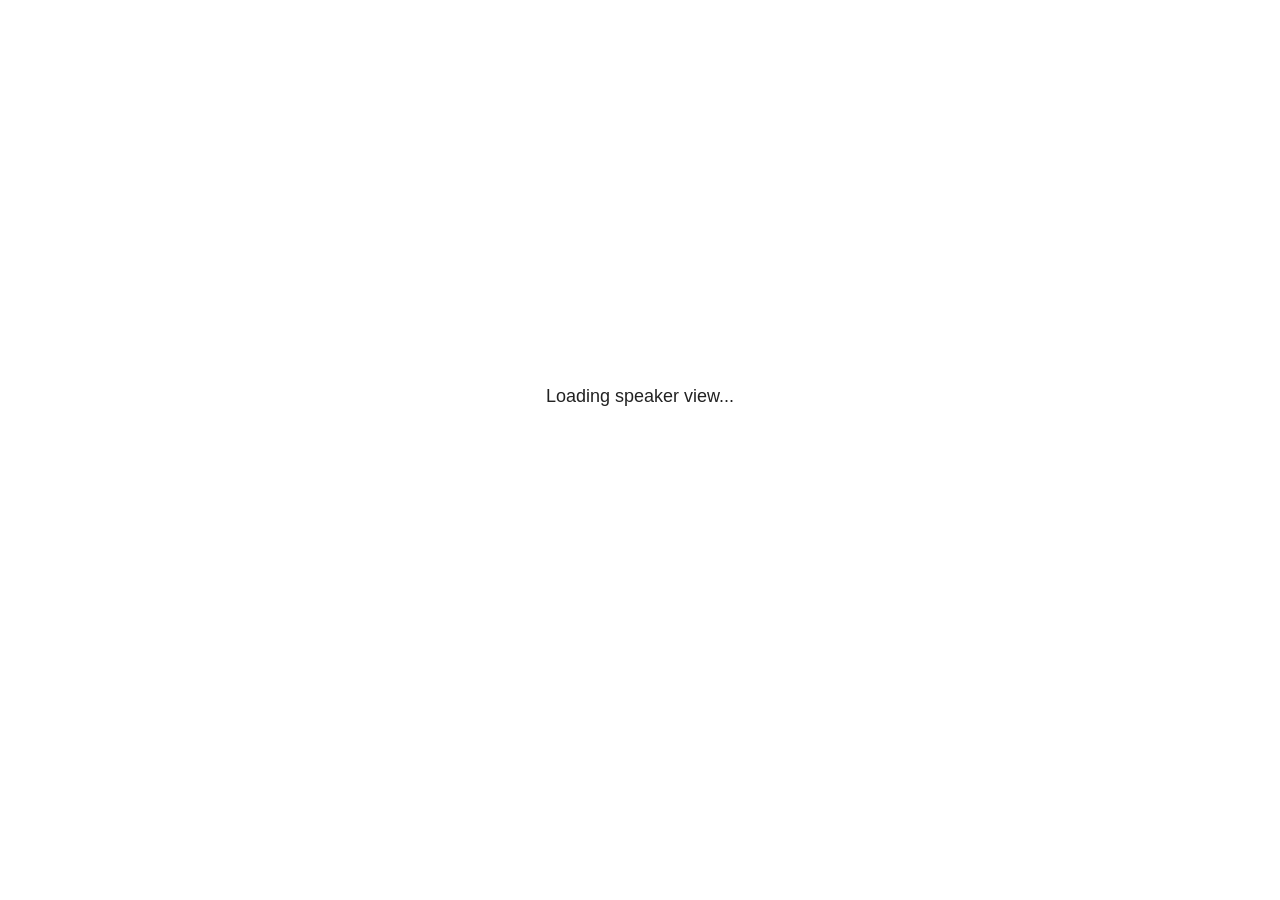
<file: boxplot_files/libs/revealjs/plugin/notes/speaker-view.html>
<!--
	NOTE: You need to build the notes plugin after making changes to this file.
-->
<html lang="en">
	<head>
		<meta charset="utf-8">

		<title>reveal.js - Speaker View</title>

		<style>
			body {
				font-family: Helvetica;
				font-size: 18px;
			}

			#current-slide,
			#upcoming-slide,
			#speaker-controls {
				padding: 6px;
				box-sizing: border-box;
				-moz-box-sizing: border-box;
			}

			#current-slide iframe,
			#upcoming-slide iframe {
				width: 100%;
				height: 100%;
				border: 1px solid #ddd;
			}

			#current-slide .label,
			#upcoming-slide .label {
				position: absolute;
				top: 10px;
				left: 10px;
				z-index: 2;
			}

			#connection-status {
				position: absolute;
				top: 0;
				left: 0;
				width: 100%;
				height: 100%;
				z-index: 20;
				padding: 30% 20% 20% 20%;
				font-size: 18px;
				color: #222;
				background: #fff;
				text-align: center;
				box-sizing: border-box;
				line-height: 1.4;
			}

			.overlay-element {
				height: 34px;
				line-height: 34px;
				padding: 0 10px;
				text-shadow: none;
				background: rgba( 220, 220, 220, 0.8 );
				color: #222;
				font-size: 14px;
			}

			.overlay-element.interactive:hover {
				background: rgba( 220, 220, 220, 1 );
			}

			#current-slide {
				position: absolute;
				width: 60%;
				height: 100%;
				top: 0;
				left: 0;
				padding-right: 0;
			}

			#upcoming-slide {
				position: absolute;
				width: 40%;
				height: 40%;
				right: 0;
				top: 0;
			}

			/* Speaker controls */
			#speaker-controls {
				position: absolute;
				top: 40%;
				right: 0;
				width: 40%;
				height: 60%;
				overflow: auto;
				font-size: 18px;
			}

				.speaker-controls-time.hidden,
				.speaker-controls-notes.hidden {
					display: none;
				}

				.speaker-controls-time .label,
				.speaker-controls-pace .label,
				.speaker-controls-notes .label {
					text-transform: uppercase;
					font-weight: normal;
					font-size: 0.66em;
					color: #666;
					margin: 0;
				}

				.speaker-controls-time, .speaker-controls-pace {
					border-bottom: 1px solid rgba( 200, 200, 200, 0.5 );
					margin-bottom: 10px;
					padding: 10px 16px;
					padding-bottom: 20px;
					cursor: pointer;
				}

				.speaker-controls-time .reset-button {
					opacity: 0;
					float: right;
					color: #666;
					text-decoration: none;
				}
				.speaker-controls-time:hover .reset-button {
					opacity: 1;
				}

				.speaker-controls-time .timer,
				.speaker-controls-time .clock {
					width: 50%;
				}

				.speaker-controls-time .timer,
				.speaker-controls-time .clock,
				.speaker-controls-time .pacing .hours-value,
				.speaker-controls-time .pacing .minutes-value,
				.speaker-controls-time .pacing .seconds-value {
					font-size: 1.9em;
				}

				.speaker-controls-time .timer {
					float: left;
				}

				.speaker-controls-time .clock {
					float: right;
					text-align: right;
				}

				.speaker-controls-time span.mute {
					opacity: 0.3;
				}

				.speaker-controls-time .pacing-title {
					margin-top: 5px;
				}

				.speaker-controls-time .pacing.ahead {
					color: blue;
				}

				.speaker-controls-time .pacing.on-track {
					color: green;
				}

				.speaker-controls-time .pacing.behind {
					color: red;
				}

				.speaker-controls-notes {
					padding: 10px 16px;
				}

				.speaker-controls-notes .value {
					margin-top: 5px;
					line-height: 1.4;
					font-size: 1.2em;
				}

			/* Layout selector */
			#speaker-layout {
				position: absolute;
				top: 10px;
				right: 10px;
				color: #222;
				z-index: 10;
			}
				#speaker-layout select {
					position: absolute;
					width: 100%;
					height: 100%;
					top: 0;
					left: 0;
					border: 0;
					box-shadow: 0;
					cursor: pointer;
					opacity: 0;

					font-size: 1em;
					background-color: transparent;

					-moz-appearance: none;
					-webkit-appearance: none;
					-webkit-tap-highlight-color: rgba(0, 0, 0, 0);
				}

				#speaker-layout select:focus {
					outline: none;
					box-shadow: none;
				}

			.clear {
				clear: both;
			}

			/* Speaker layout: Wide */
			body[data-speaker-layout="wide"] #current-slide,
			body[data-speaker-layout="wide"] #upcoming-slide {
				width: 50%;
				height: 45%;
				padding: 6px;
			}

			body[data-speaker-layout="wide"] #current-slide {
				top: 0;
				left: 0;
			}

			body[data-speaker-layout="wide"] #upcoming-slide {
				top: 0;
				left: 50%;
			}

			body[data-speaker-layout="wide"] #speaker-controls {
				top: 45%;
				left: 0;
				width: 100%;
				height: 50%;
				font-size: 1.25em;
			}

			/* Speaker layout: Tall */
			body[data-speaker-layout="tall"] #current-slide,
			body[data-speaker-layout="tall"] #upcoming-slide {
				width: 45%;
				height: 50%;
				padding: 6px;
			}

			body[data-speaker-layout="tall"] #current-slide {
				top: 0;
				left: 0;
			}

			body[data-speaker-layout="tall"] #upcoming-slide {
				top: 50%;
				left: 0;
			}

			body[data-speaker-layout="tall"] #speaker-controls {
				padding-top: 40px;
				top: 0;
				left: 45%;
				width: 55%;
				height: 100%;
				font-size: 1.25em;
			}

			/* Speaker layout: Notes only */
			body[data-speaker-layout="notes-only"] #current-slide,
			body[data-speaker-layout="notes-only"] #upcoming-slide {
				display: none;
			}

			body[data-speaker-layout="notes-only"] #speaker-controls {
				padding-top: 40px;
				top: 0;
				left: 0;
				width: 100%;
				height: 100%;
				font-size: 1.25em;
			}

			@media screen and (max-width: 1080px) {
				body[data-speaker-layout="default"] #speaker-controls {
					font-size: 16px;
				}
			}

			@media screen and (max-width: 900px) {
				body[data-speaker-layout="default"] #speaker-controls {
					font-size: 14px;
				}
			}

			@media screen and (max-width: 800px) {
				body[data-speaker-layout="default"] #speaker-controls {
					font-size: 12px;
				}
			}

		</style>
	</head>

	<body>

		<div id="connection-status">Loading speaker view...</div>

		<div id="current-slide"></div>
		<div id="upcoming-slide"><span class="overlay-element label">Upcoming</span></div>
		<div id="speaker-controls">
			<div class="speaker-controls-time">
				<h4 class="label">Time <span class="reset-button">Click to Reset</span></h4>
				<div class="clock">
					<span class="clock-value">0:00 AM</span>
				</div>
				<div class="timer">
					<span class="hours-value">00</span><span class="minutes-value">:00</span><span class="seconds-value">:00</span>
				</div>
				<div class="clear"></div>

				<h4 class="label pacing-title" style="display: none">Pacing – Time to finish current slide</h4>
				<div class="pacing" style="display: none">
					<span class="hours-value">00</span><span class="minutes-value">:00</span><span class="seconds-value">:00</span>
				</div>
			</div>

			<div class="speaker-controls-notes hidden">
				<h4 class="label">Notes</h4>
				<div class="value"></div>
			</div>
		</div>
		<div id="speaker-layout" class="overlay-element interactive">
			<span class="speaker-layout-label"></span>
			<select class="speaker-layout-dropdown"></select>
		</div>

		<script>

			(function() {

				var notes,
					notesValue,
					currentState,
					currentSlide,
					upcomingSlide,
					layoutLabel,
					layoutDropdown,
					pendingCalls = {},
					lastRevealApiCallId = 0,
					connected = false,
					whitelistedWindows = [window.opener];

				var SPEAKER_LAYOUTS = {
					'default': 'Default',
					'wide': 'Wide',
					'tall': 'Tall',
					'notes-only': 'Notes only'
				};

				setupLayout();

				var connectionStatus = document.querySelector( '#connection-status' );
				var connectionTimeout = setTimeout( function() {
					connectionStatus.innerHTML = 'Error connecting to main window.<br>Please try closing and reopening the speaker view.';
				}, 5000 );
;
				window.addEventListener( 'message', function( event ) {

					// Validate the origin of this message to prevent XSS
					if( window.location.origin !== event.origin && whitelistedWindows.indexOf( event.source ) === -1 ) {
						return;
					}

					clearTimeout( connectionTimeout );
					connectionStatus.style.display = 'none';

					var data = JSON.parse( event.data );

					// The overview mode is only useful to the reveal.js instance
					// where navigation occurs so we don't sync it
					if( data.state ) delete data.state.overview;

					// Messages sent by the notes plugin inside of the main window
					if( data && data.namespace === 'reveal-notes' ) {
						if( data.type === 'connect' ) {
							handleConnectMessage( data );
						}
						else if( data.type === 'state' ) {
							handleStateMessage( data );
						}
						else if( data.type === 'return' ) {
							pendingCalls[data.callId](data.result);
							delete pendingCalls[data.callId];
						}
					}
					// Messages sent by the reveal.js inside of the current slide preview
					else if( data && data.namespace === 'reveal' ) {
						if( /ready/.test( data.eventName ) ) {
							// Send a message back to notify that the handshake is complete
							window.opener.postMessage( JSON.stringify({ namespace: 'reveal-notes', type: 'connected'} ), '*' );
						}
						else if( /slidechanged|fragmentshown|fragmenthidden|paused|resumed/.test( data.eventName ) && currentState !== JSON.stringify( data.state ) ) {

							dispatchStateToMainWindow( data.state );

						}
					}

				} );

				/**
				 * Updates the presentation in the main window to match the state
				 * of the presentation in the notes window.
				 */
				const dispatchStateToMainWindow = debounce(( state ) => {
					window.opener.postMessage( JSON.stringify({ method: 'setState', args: [ state ]} ), '*' );
				}, 500);

				/**
				 * Asynchronously calls the Reveal.js API of the main frame.
				 */
				function callRevealApi( methodName, methodArguments, callback ) {

					var callId = ++lastRevealApiCallId;
					pendingCalls[callId] = callback;
					window.opener.postMessage( JSON.stringify( {
						namespace: 'reveal-notes',
						type: 'call',
						callId: callId,
						methodName: methodName,
						arguments: methodArguments
					} ), '*' );

				}

				/**
				 * Called when the main window is trying to establish a
				 * connection.
				 */
				function handleConnectMessage( data ) {

					if( connected === false ) {
						connected = true;

						setupIframes( data );
						setupKeyboard();
						setupNotes();
						setupTimer();
						setupHeartbeat();
					}

				}

				/**
				 * Called when the main window sends an updated state.
				 */
				function handleStateMessage( data ) {

					// Store the most recently set state to avoid circular loops
					// applying the same state
					currentState = JSON.stringify( data.state );

					// No need for updating the notes in case of fragment changes
					if ( data.notes ) {
						notes.classList.remove( 'hidden' );
						notesValue.style.whiteSpace = data.whitespace;
						if( data.markdown ) {
							notesValue.innerHTML = marked( data.notes );
						}
						else {
							notesValue.innerHTML = data.notes;
						}
					}
					else {
						notes.classList.add( 'hidden' );
					}

					// Update the note slides
					currentSlide.contentWindow.postMessage( JSON.stringify({ method: 'setState', args: [ data.state ] }), '*' );
					upcomingSlide.contentWindow.postMessage( JSON.stringify({ method: 'setState', args: [ data.state ] }), '*' );
					upcomingSlide.contentWindow.postMessage( JSON.stringify({ method: 'next' }), '*' );

				}

				// Limit to max one state update per X ms
				handleStateMessage = debounce( handleStateMessage, 200 );

				/**
				 * Forward keyboard events to the current slide window.
				 * This enables keyboard events to work even if focus
				 * isn't set on the current slide iframe.
				 *
				 * Block F5 default handling, it reloads and disconnects
				 * the speaker notes window.
				 */
				function setupKeyboard() {

					document.addEventListener( 'keydown', function( event ) {
						if( event.keyCode === 116 || ( event.metaKey && event.keyCode === 82 ) ) {
							event.preventDefault();
							return false;
						}
						currentSlide.contentWindow.postMessage( JSON.stringify({ method: 'triggerKey', args: [ event.keyCode ] }), '*' );
					} );

				}

				/**
				 * Creates the preview iframes.
				 */
				function setupIframes( data ) {

					var params = [
						'receiver',
						'progress=false',
						'history=false',
						'transition=none',
						'autoSlide=0',
						'backgroundTransition=none'
					].join( '&' );

					var urlSeparator = /\?/.test(data.url) ? '&' : '?';
					var hash = '#/' + data.state.indexh + '/' + data.state.indexv;
					var currentURL = data.url + urlSeparator + params + '&postMessageEvents=true' + hash;
					var upcomingURL = data.url + urlSeparator + params + '&controls=false' + hash;

					currentSlide = document.createElement( 'iframe' );
					currentSlide.setAttribute( 'width', 1280 );
					currentSlide.setAttribute( 'height', 1024 );
					currentSlide.setAttribute( 'src', currentURL );
					document.querySelector( '#current-slide' ).appendChild( currentSlide );

					upcomingSlide = document.createElement( 'iframe' );
					upcomingSlide.setAttribute( 'width', 640 );
					upcomingSlide.setAttribute( 'height', 512 );
					upcomingSlide.setAttribute( 'src', upcomingURL );
					document.querySelector( '#upcoming-slide' ).appendChild( upcomingSlide );

					whitelistedWindows.push( currentSlide.contentWindow, upcomingSlide.contentWindow );

				}

				/**
				 * Setup the notes UI.
				 */
				function setupNotes() {

					notes = document.querySelector( '.speaker-controls-notes' );
					notesValue = document.querySelector( '.speaker-controls-notes .value' );

				}

				/**
				 * We send out a heartbeat at all times to ensure we can
				 * reconnect with the main presentation window after reloads.
				 */
				function setupHeartbeat() {

					setInterval( () => {
						window.opener.postMessage( JSON.stringify({ namespace: 'reveal-notes', type: 'heartbeat'} ), '*' );
					}, 1000 );

				}

				function getTimings( callback ) {

					callRevealApi( 'getSlidesAttributes', [], function ( slideAttributes ) {
						callRevealApi( 'getConfig', [], function ( config ) {
							var totalTime = config.totalTime;
							var minTimePerSlide = config.minimumTimePerSlide || 0;
							var defaultTiming = config.defaultTiming;
							if ((defaultTiming == null) && (totalTime == null)) {
								callback(null);
								return;
							}
							// Setting totalTime overrides defaultTiming
							if (totalTime) {
								defaultTiming = 0;
							}
							var timings = [];
							for ( var i in slideAttributes ) {
								var slide = slideAttributes[ i ];
								var timing = defaultTiming;
								if( slide.hasOwnProperty( 'data-timing' )) {
									var t = slide[ 'data-timing' ];
									timing = parseInt(t);
									if( isNaN(timing) ) {
										console.warn("Could not parse timing '" + t + "' of slide " + i + "; using default of " + defaultTiming);
										timing = defaultTiming;
									}
								}
								timings.push(timing);
							}
							if ( totalTime ) {
								// After we've allocated time to individual slides, we summarize it and
								// subtract it from the total time
								var remainingTime = totalTime - timings.reduce( function(a, b) { return a + b; }, 0 );
								// The remaining time is divided by the number of slides that have 0 seconds
								// allocated at the moment, giving the average time-per-slide on the remaining slides
								var remainingSlides = (timings.filter( function(x) { return x == 0 }) ).length
								var timePerSlide = Math.round( remainingTime / remainingSlides, 0 )
								// And now we replace every zero-value timing with that average
								timings = timings.map( function(x) { return (x==0 ? timePerSlide : x) } );
							}
							var slidesUnderMinimum = timings.filter( function(x) { return (x < minTimePerSlide) } ).length
							if ( slidesUnderMinimum ) {
								message = "The pacing time for " + slidesUnderMinimum + " slide(s) is under the configured minimum of " + minTimePerSlide + " seconds. Check the data-timing attribute on individual slides, or consider increasing the totalTime or minimumTimePerSlide configuration options (or removing some slides).";
								alert(message);
							}
							callback( timings );
						} );
					} );

				}

				/**
				 * Return the number of seconds allocated for presenting
				 * all slides up to and including this one.
				 */
				function getTimeAllocated( timings, callback ) {

					callRevealApi( 'getSlidePastCount', [], function ( currentSlide ) {
						var allocated = 0;
						for (var i in timings.slice(0, currentSlide + 1)) {
							allocated += timings[i];
						}
						callback( allocated );
					} );

				}

				/**
				 * Create the timer and clock and start updating them
				 * at an interval.
				 */
				function setupTimer() {

					var start = new Date(),
					timeEl = document.querySelector( '.speaker-controls-time' ),
					clockEl = timeEl.querySelector( '.clock-value' ),
					hoursEl = timeEl.querySelector( '.hours-value' ),
					minutesEl = timeEl.querySelector( '.minutes-value' ),
					secondsEl = timeEl.querySelector( '.seconds-value' ),
					pacingTitleEl = timeEl.querySelector( '.pacing-title' ),
					pacingEl = timeEl.querySelector( '.pacing' ),
					pacingHoursEl = pacingEl.querySelector( '.hours-value' ),
					pacingMinutesEl = pacingEl.querySelector( '.minutes-value' ),
					pacingSecondsEl = pacingEl.querySelector( '.seconds-value' );

					var timings = null;
					getTimings( function ( _timings ) {

						timings = _timings;
						if (_timings !== null) {
							pacingTitleEl.style.removeProperty('display');
							pacingEl.style.removeProperty('display');
						}

						// Update once directly
						_updateTimer();

						// Then update every second
						setInterval( _updateTimer, 1000 );

					} );


					function _resetTimer() {

						if (timings == null) {
							start = new Date();
							_updateTimer();
						}
						else {
							// Reset timer to beginning of current slide
							getTimeAllocated( timings, function ( slideEndTimingSeconds ) {
								var slideEndTiming = slideEndTimingSeconds * 1000;
								callRevealApi( 'getSlidePastCount', [], function ( currentSlide ) {
									var currentSlideTiming = timings[currentSlide] * 1000;
									var previousSlidesTiming = slideEndTiming - currentSlideTiming;
									var now = new Date();
									start = new Date(now.getTime() - previousSlidesTiming);
									_updateTimer();
								} );
							} );
						}

					}

					timeEl.addEventListener( 'click', function() {
						_resetTimer();
						return false;
					} );

					function _displayTime( hrEl, minEl, secEl, time) {

						var sign = Math.sign(time) == -1 ? "-" : "";
						time = Math.abs(Math.round(time / 1000));
						var seconds = time % 60;
						var minutes = Math.floor( time / 60 ) % 60 ;
						var hours = Math.floor( time / ( 60 * 60 )) ;
						hrEl.innerHTML = sign + zeroPadInteger( hours );
						if (hours == 0) {
							hrEl.classList.add( 'mute' );
						}
						else {
							hrEl.classList.remove( 'mute' );
						}
						minEl.innerHTML = ':' + zeroPadInteger( minutes );
						if (hours == 0 && minutes == 0) {
							minEl.classList.add( 'mute' );
						}
						else {
							minEl.classList.remove( 'mute' );
						}
						secEl.innerHTML = ':' + zeroPadInteger( seconds );
					}

					function _updateTimer() {

						var diff, hours, minutes, seconds,
						now = new Date();

						diff = now.getTime() - start.getTime();

						clockEl.innerHTML = now.toLocaleTimeString( 'en-US', { hour12: true, hour: '2-digit', minute:'2-digit' } );
						_displayTime( hoursEl, minutesEl, secondsEl, diff );
						if (timings !== null) {
							_updatePacing(diff);
						}

					}

					function _updatePacing(diff) {

						getTimeAllocated( timings, function ( slideEndTimingSeconds ) {
							var slideEndTiming = slideEndTimingSeconds * 1000;

							callRevealApi( 'getSlidePastCount', [], function ( currentSlide ) {
								var currentSlideTiming = timings[currentSlide] * 1000;
								var timeLeftCurrentSlide = slideEndTiming - diff;
								if (timeLeftCurrentSlide < 0) {
									pacingEl.className = 'pacing behind';
								}
								else if (timeLeftCurrentSlide < currentSlideTiming) {
									pacingEl.className = 'pacing on-track';
								}
								else {
									pacingEl.className = 'pacing ahead';
								}
								_displayTime( pacingHoursEl, pacingMinutesEl, pacingSecondsEl, timeLeftCurrentSlide );
							} );
						} );
					}

				}

				/**
				 * Sets up the speaker view layout and layout selector.
				 */
				function setupLayout() {

					layoutDropdown = document.querySelector( '.speaker-layout-dropdown' );
					layoutLabel = document.querySelector( '.speaker-layout-label' );

					// Render the list of available layouts
					for( var id in SPEAKER_LAYOUTS ) {
						var option = document.createElement( 'option' );
						option.setAttribute( 'value', id );
						option.textContent = SPEAKER_LAYOUTS[ id ];
						layoutDropdown.appendChild( option );
					}

					// Monitor the dropdown for changes
					layoutDropdown.addEventListener( 'change', function( event ) {

						setLayout( layoutDropdown.value );

					}, false );

					// Restore any currently persisted layout
					setLayout( getLayout() );

				}

				/**
				 * Sets a new speaker view layout. The layout is persisted
				 * in local storage.
				 */
				function setLayout( value ) {

					var title = SPEAKER_LAYOUTS[ value ];

					layoutLabel.innerHTML = 'Layout' + ( title ? ( ': ' + title ) : '' );
					layoutDropdown.value = value;

					document.body.setAttribute( 'data-speaker-layout', value );

					// Persist locally
					if( supportsLocalStorage() ) {
						window.localStorage.setItem( 'reveal-speaker-layout', value );
					}

				}

				/**
				 * Returns the ID of the most recently set speaker layout
				 * or our default layout if none has been set.
				 */
				function getLayout() {

					if( supportsLocalStorage() ) {
						var layout = window.localStorage.getItem( 'reveal-speaker-layout' );
						if( layout ) {
							return layout;
						}
					}

					// Default to the first record in the layouts hash
					for( var id in SPEAKER_LAYOUTS ) {
						return id;
					}

				}

				function supportsLocalStorage() {

					try {
						localStorage.setItem('test', 'test');
						localStorage.removeItem('test');
						return true;
					}
					catch( e ) {
						return false;
					}

				}

				function zeroPadInteger( num ) {

					var str = '00' + parseInt( num );
					return str.substring( str.length - 2 );

				}

				/**
				 * Limits the frequency at which a function can be called.
				 */
				function debounce( fn, ms ) {

					var lastTime = 0,
						timeout;

					return function() {

						var args = arguments;
						var context = this;

						clearTimeout( timeout );

						var timeSinceLastCall = Date.now() - lastTime;
						if( timeSinceLastCall > ms ) {
							fn.apply( context, args );
							lastTime = Date.now();
						}
						else {
							timeout = setTimeout( function() {
								fn.apply( context, args );
								lastTime = Date.now();
							}, ms - timeSinceLastCall );
						}

					}

				}

			})();

		</script>
	</body>
</html>
</file>
<file: boxplot_files/libs/quarto-html/tippy.css>
.tippy-box[data-animation=fade][data-state=hidden]{opacity:0}[data-tippy-root]{max-width:calc(100vw - 10px)}.tippy-box{position:relative;background-color:#333;color:#fff;border-radius:4px;font-size:14px;line-height:1.4;white-space:normal;outline:0;transition-property:transform,visibility,opacity}.tippy-box[data-placement^=top]>.tippy-arrow{bottom:0}.tippy-box[data-placement^=top]>.tippy-arrow:before{bottom:-7px;left:0;border-width:8px 8px 0;border-top-color:initial;transform-origin:center top}.tippy-box[data-placement^=bottom]>.tippy-arrow{top:0}.tippy-box[data-placement^=bottom]>.tippy-arrow:before{top:-7px;left:0;border-width:0 8px 8px;border-bottom-color:initial;transform-origin:center bottom}.tippy-box[data-placement^=left]>.tippy-arrow{right:0}.tippy-box[data-placement^=left]>.tippy-arrow:before{border-width:8px 0 8px 8px;border-left-color:initial;right:-7px;transform-origin:center left}.tippy-box[data-placement^=right]>.tippy-arrow{left:0}.tippy-box[data-placement^=right]>.tippy-arrow:before{left:-7px;border-width:8px 8px 8px 0;border-right-color:initial;transform-origin:center right}.tippy-box[data-inertia][data-state=visible]{transition-timing-function:cubic-bezier(.54,1.5,.38,1.11)}.tippy-arrow{width:16px;height:16px;color:#333}.tippy-arrow:before{content:"";position:absolute;border-color:transparent;border-style:solid}.tippy-content{position:relative;padding:5px 9px;z-index:1}
</file>
<file: boxplot_files/libs/quarto-html/quarto-syntax-highlighting.css>
/* quarto syntax highlight colors */
:root {
  --quarto-hl-ot-color: #003B4F;
  --quarto-hl-at-color: #657422;
  --quarto-hl-ss-color: #20794D;
  --quarto-hl-an-color: #5E5E5E;
  --quarto-hl-fu-color: #4758AB;
  --quarto-hl-st-color: #20794D;
  --quarto-hl-cf-color: #003B4F;
  --quarto-hl-op-color: #5E5E5E;
  --quarto-hl-er-color: #AD0000;
  --quarto-hl-bn-color: #AD0000;
  --quarto-hl-al-color: #AD0000;
  --quarto-hl-va-color: #111111;
  --quarto-hl-bu-color: inherit;
  --quarto-hl-ex-color: inherit;
  --quarto-hl-pp-color: #AD0000;
  --quarto-hl-in-color: #5E5E5E;
  --quarto-hl-vs-color: #20794D;
  --quarto-hl-wa-color: #5E5E5E;
  --quarto-hl-do-color: #5E5E5E;
  --quarto-hl-im-color: #00769E;
  --quarto-hl-ch-color: #20794D;
  --quarto-hl-dt-color: #AD0000;
  --quarto-hl-fl-color: #AD0000;
  --quarto-hl-co-color: #5E5E5E;
  --quarto-hl-cv-color: #5E5E5E;
  --quarto-hl-cn-color: #8f5902;
  --quarto-hl-sc-color: #5E5E5E;
  --quarto-hl-dv-color: #AD0000;
  --quarto-hl-kw-color: #003B4F;
}

/* other quarto variables */
:root {
  --quarto-font-monospace: SFMono-Regular, Menlo, Monaco, Consolas, "Liberation Mono", "Courier New", monospace;
}

pre > code.sourceCode > span {
  color: #003B4F;
}

code span {
  color: #003B4F;
}

code.sourceCode > span {
  color: #003B4F;
}

div.sourceCode,
div.sourceCode pre.sourceCode {
  color: #003B4F;
}

code span.ot {
  color: #003B4F;
  font-style: inherit;
}

code span.at {
  color: #657422;
  font-style: inherit;
}

code span.ss {
  color: #20794D;
  font-style: inherit;
}

code span.an {
  color: #5E5E5E;
  font-style: inherit;
}

code span.fu {
  color: #4758AB;
  font-style: inherit;
}

code span.st {
  color: #20794D;
  font-style: inherit;
}

code span.cf {
  color: #003B4F;
  font-weight: bold;
  font-style: inherit;
}

code span.op {
  color: #5E5E5E;
  font-style: inherit;
}

code span.er {
  color: #AD0000;
  font-style: inherit;
}

code span.bn {
  color: #AD0000;
  font-style: inherit;
}

code span.al {
  color: #AD0000;
  font-style: inherit;
}

code span.va {
  color: #111111;
  font-style: inherit;
}

code span.bu {
  font-style: inherit;
}

code span.ex {
  font-style: inherit;
}

code span.pp {
  color: #AD0000;
  font-style: inherit;
}

code span.in {
  color: #5E5E5E;
  font-style: inherit;
}

code span.vs {
  color: #20794D;
  font-style: inherit;
}

code span.wa {
  color: #5E5E5E;
  font-style: italic;
}

code span.do {
  color: #5E5E5E;
  font-style: italic;
}

code span.im {
  color: #00769E;
  font-style: inherit;
}

code span.ch {
  color: #20794D;
  font-style: inherit;
}

code span.dt {
  color: #AD0000;
  font-style: inherit;
}

code span.fl {
  color: #AD0000;
  font-style: inherit;
}

code span.co {
  color: #5E5E5E;
  font-style: inherit;
}

code span.cv {
  color: #5E5E5E;
  font-style: italic;
}

code span.cn {
  color: #8f5902;
  font-style: inherit;
}

code span.sc {
  color: #5E5E5E;
  font-style: inherit;
}

code span.dv {
  color: #AD0000;
  font-style: inherit;
}

code span.kw {
  color: #003B4F;
  font-weight: bold;
  font-style: inherit;
}

.prevent-inlining {
  content: "</";
}

/*# sourceMappingURL=debc5d5d77c3f9108843748ff7464032.css.map */
</file>
<file: boxplot_files/libs/quarto-html/quarto-syntax-highlighting-dark.css>
/* quarto syntax highlight colors */
:root {
  --quarto-hl-al-color: #f07178;
  --quarto-hl-an-color: #d4d0ab;
  --quarto-hl-at-color: #00e0e0;
  --quarto-hl-bn-color: #d4d0ab;
  --quarto-hl-bu-color: #abe338;
  --quarto-hl-ch-color: #abe338;
  --quarto-hl-co-color: #f8f8f2;
  --quarto-hl-cv-color: #ffd700;
  --quarto-hl-cn-color: #ffd700;
  --quarto-hl-cf-color: #ffa07a;
  --quarto-hl-dt-color: #ffa07a;
  --quarto-hl-dv-color: #d4d0ab;
  --quarto-hl-do-color: #f8f8f2;
  --quarto-hl-er-color: #f07178;
  --quarto-hl-ex-color: #00e0e0;
  --quarto-hl-fl-color: #d4d0ab;
  --quarto-hl-fu-color: #ffa07a;
  --quarto-hl-im-color: #abe338;
  --quarto-hl-in-color: #d4d0ab;
  --quarto-hl-kw-color: #ffa07a;
  --quarto-hl-op-color: #ffa07a;
  --quarto-hl-ot-color: #00e0e0;
  --quarto-hl-pp-color: #dcc6e0;
  --quarto-hl-re-color: #00e0e0;
  --quarto-hl-sc-color: #abe338;
  --quarto-hl-ss-color: #abe338;
  --quarto-hl-st-color: #abe338;
  --quarto-hl-va-color: #00e0e0;
  --quarto-hl-vs-color: #abe338;
  --quarto-hl-wa-color: #dcc6e0;
}

/* other quarto variables */
:root {
  --quarto-font-monospace: SFMono-Regular, Menlo, Monaco, Consolas, "Liberation Mono", "Courier New", monospace;
}

code span.al {
  background-color: #2a0f15;
  font-weight: bold;
  color: #f07178;
}

code span.an {
  color: #d4d0ab;
}

code span.at {
  color: #00e0e0;
}

code span.bn {
  color: #d4d0ab;
}

code span.bu {
  color: #abe338;
}

code span.ch {
  color: #abe338;
}

code span.co {
  font-style: italic;
  color: #f8f8f2;
}

code span.cv {
  color: #ffd700;
}

code span.cn {
  color: #ffd700;
}

code span.cf {
  font-weight: bold;
  color: #ffa07a;
}

code span.dt {
  color: #ffa07a;
}

code span.dv {
  color: #d4d0ab;
}

code span.do {
  color: #f8f8f2;
}

code span.er {
  color: #f07178;
  text-decoration: underline;
}

code span.ex {
  font-weight: bold;
  color: #00e0e0;
}

code span.fl {
  color: #d4d0ab;
}

code span.fu {
  color: #ffa07a;
}

code span.im {
  color: #abe338;
}

code span.in {
  color: #d4d0ab;
}

code span.kw {
  font-weight: bold;
  color: #ffa07a;
}

pre > code.sourceCode > span {
  color: #f8f8f2;
}

code span {
  color: #f8f8f2;
}

code.sourceCode > span {
  color: #f8f8f2;
}

div.sourceCode,
div.sourceCode pre.sourceCode {
  color: #f8f8f2;
}

code span.op {
  color: #ffa07a;
}

code span.ot {
  color: #00e0e0;
}

code span.pp {
  color: #dcc6e0;
}

code span.re {
  background-color: #f8f8f2;
  color: #00e0e0;
}

code span.sc {
  color: #abe338;
}

code span.ss {
  color: #abe338;
}

code span.st {
  color: #abe338;
}

code span.va {
  color: #00e0e0;
}

code span.vs {
  color: #abe338;
}

code span.wa {
  color: #dcc6e0;
}

.prevent-inlining {
  content: "</";
}

/*# sourceMappingURL=935a306eefa94366c21e1a970dddb765.css.map */
</file>
<file: boxplot_files/libs/quarto-contrib/downloadthis-1.9.1/downloadthis.css>
.downloadthis:focus,
  .downloadthis:active  {
     box-shadow: none !important;
  }
  
  .downloadthis:hover {
     transition: 0.2s;
     filter: brightness(0.90);
  }
  
  .downloadthis:active {
     filter: brightness(0.80);
}
</file>
